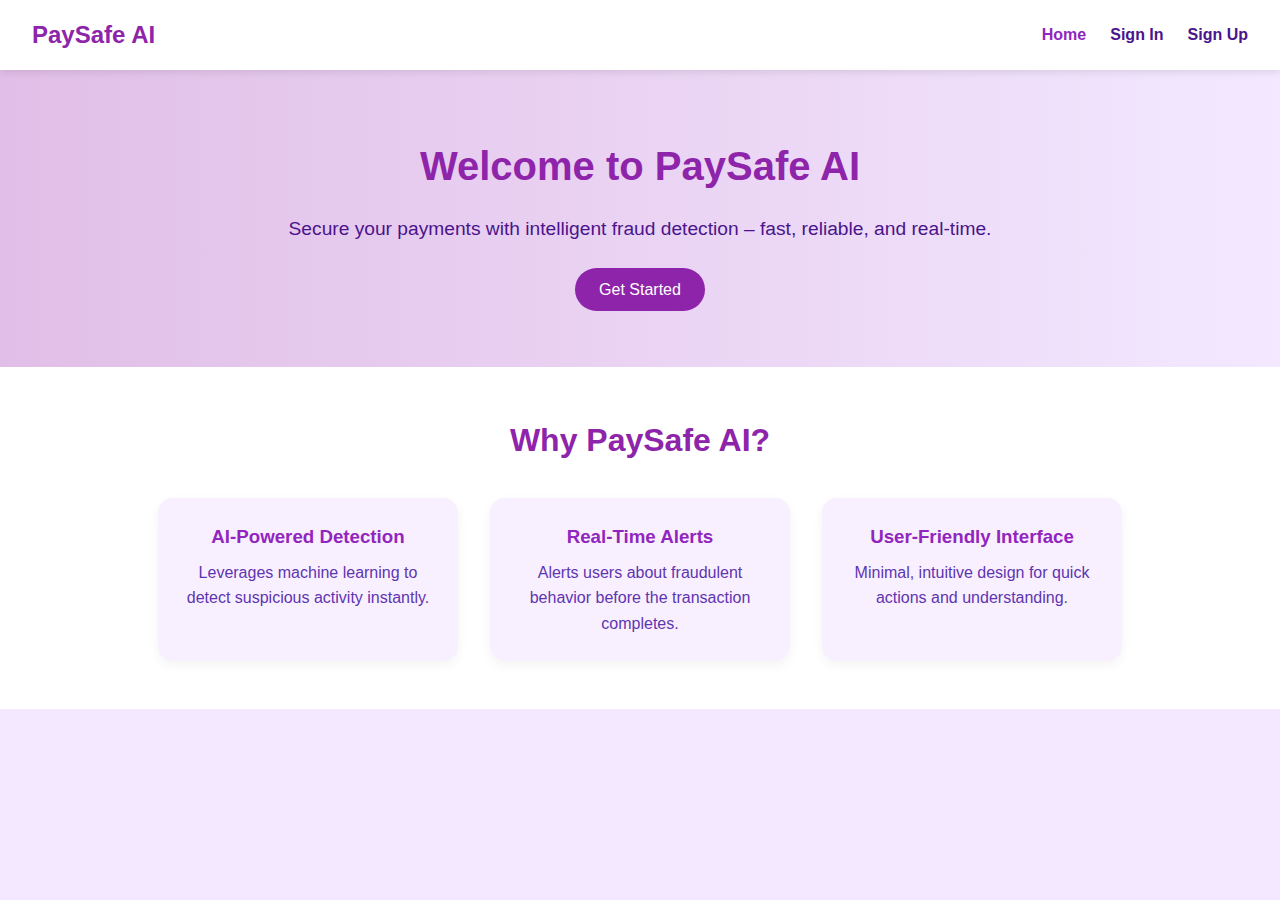
<file: index.html>
<!DOCTYPE html>
<html lang="en">
<head>
  <meta charset="UTF-8" />
  <meta name="viewport" content="width=device-width, initial-scale=1.0"/>
  <title>PaySafe AI</title>
  <link rel="stylesheet" href="style_main.css" />

  <!-- Favicon -->
<link rel="apple-touch-icon" sizes="180x180" href="Asset/favicon_io/apple-touch-icon.png">
<link rel="icon" type="image/png" sizes="32x32" href="Asset/favicon_io/favicon-32x32.png">
<link rel="icon" type="image/png" sizes="16x16" href="Asset/favicon_io/favicon-16x16.png">
<link rel="manifest" href="Asset/favicon_io/site.webmanifest">
</head>
<body>

  <!-- Header -->
  <header>
    <nav class="navbar">
      <div class="logo">PaySafe AI</div>
      <ul class="nav-links">
        <li><a href="index.html" class="active">Home</a></li>
        <li><a href="login.html">Sign In</a></li>
        <li><a href="signup.html">Sign Up</a></li>
      </ul>
    </nav>
  </header>

  <!-- Hero Section -->
  <section class="hero">
    <div class="hero-content">
      <h1>Welcome to PaySafe AI</h1>
      <p>Secure your payments with intelligent fraud detection – fast, reliable, and real-time.</p>
      <a href="signup.html" class="btn-primary">Get Started</a>
    </div>
  </section>

  <!-- Features Section -->
  <section class="features">
    <h2>Why PaySafe AI?</h2>
    <div class="feature-grid">
      <div class="feature-box">
        <h3>AI-Powered Detection</h3>
        <p>Leverages machine learning to detect suspicious activity instantly.</p>
      </div>
      <div class="feature-box">
        <h3>Real-Time Alerts</h3>
        <p>Alerts users about fraudulent behavior before the transaction completes.</p>
      </div>
      <div class="feature-box">
        <h3>User-Friendly Interface</h3>
        <p>Minimal, intuitive design for quick actions and understanding.</p>
      </div>
    </div>
  </section>

</body>
</html>
</file>
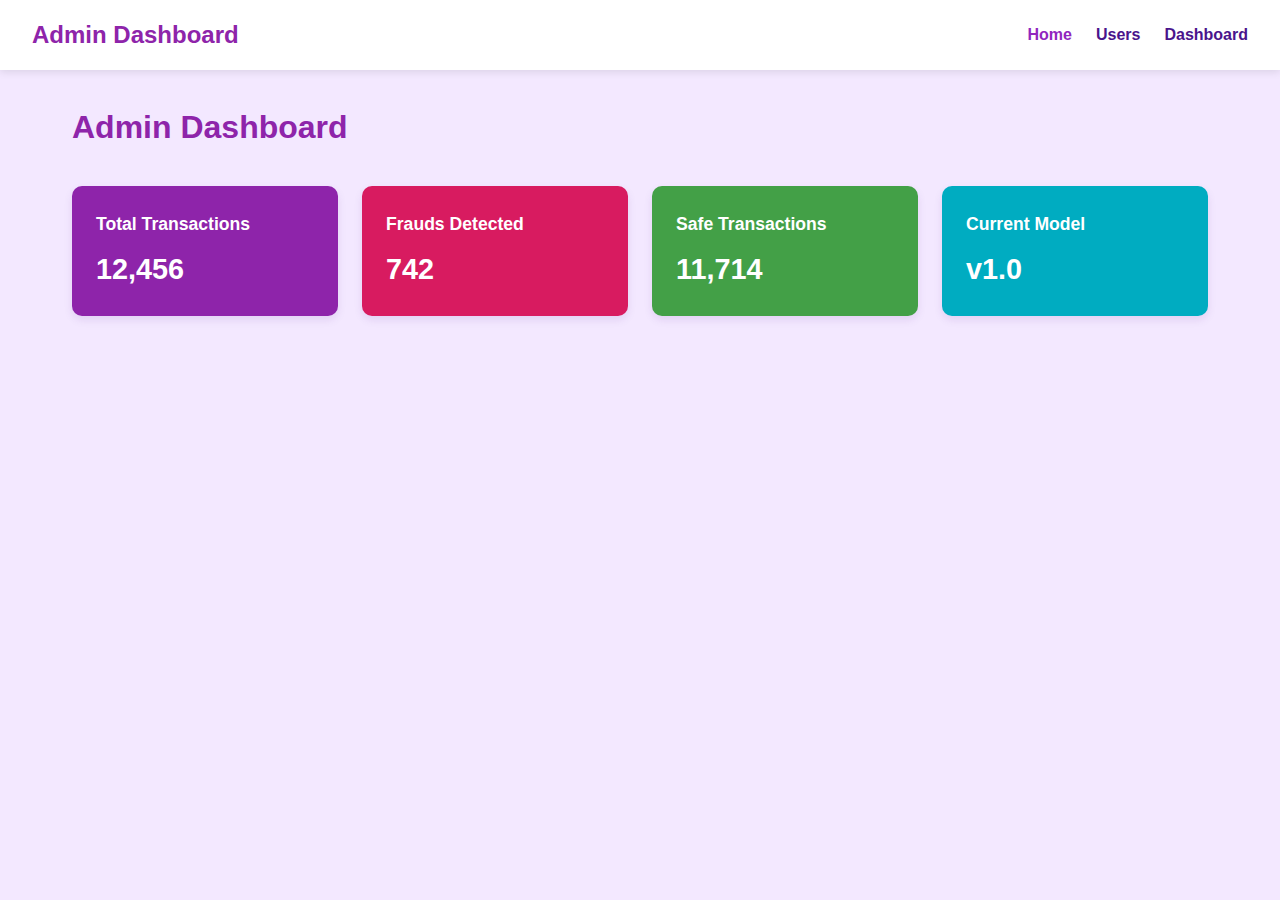
<file: admin_dashboard.html>
<!DOCTYPE html>
<html lang="en">
<head>
  <meta charset="UTF-8">
  <title>Admin Dashboard</title>
  <link rel="stylesheet" href="style_main.css">
  <link rel="stylesheet" href="style_dashboard.css">
</head>
<body>
 <header>
    <nav class="navbar">
      <div class="logo">Admin Dashboard</div>
      <ul class="nav-links">
        <li><a href="index_admin.html" class="active">Home</a></li>
        <li><a href="admin_user.html">Users</a></li>
        <li><a href="admin_dashboard.html">Dashboard</a></li>
      </ul>
    </nav>
  </header>
<div class="container mt-5">
  <h2 class="mb-4 text-center">Admin Dashboard</h2>

  <div class="row mb-4">
    <div class="col-md-3">
      <div class="card text-white bg-primary">
        <div class="card-body">
          <h5 class="card-title">Total Transactions</h5>
          <p class="card-text fs-4">12,456</p>
        </div>
      </div>
    </div>
    <div class="col-md-3">
      <div class="card text-white bg-danger">
        <div class="card-body">
          <h5 class="card-title">Frauds Detected</h5>
          <p class="card-text fs-4">742</p>
        </div>
      </div>
    </div>
    <div class="col-md-3">
      <div class="card text-white bg-success">
        <div class="card-body">
          <h5 class="card-title">Safe Transactions</h5>
          <p class="card-text fs-4">11,714</p>
        </div>
      </div>
    </div>
    <div class="col-md-3">
      <div class="card text-white bg-info">
        <div class="card-body">
          <h5 class="card-title">Current Model</h5>
          <p class="card-text fs-4">v1.0</p>
        </div>
      </div>
    </div>
  </div>
</div>

</body>
</html>
</file>
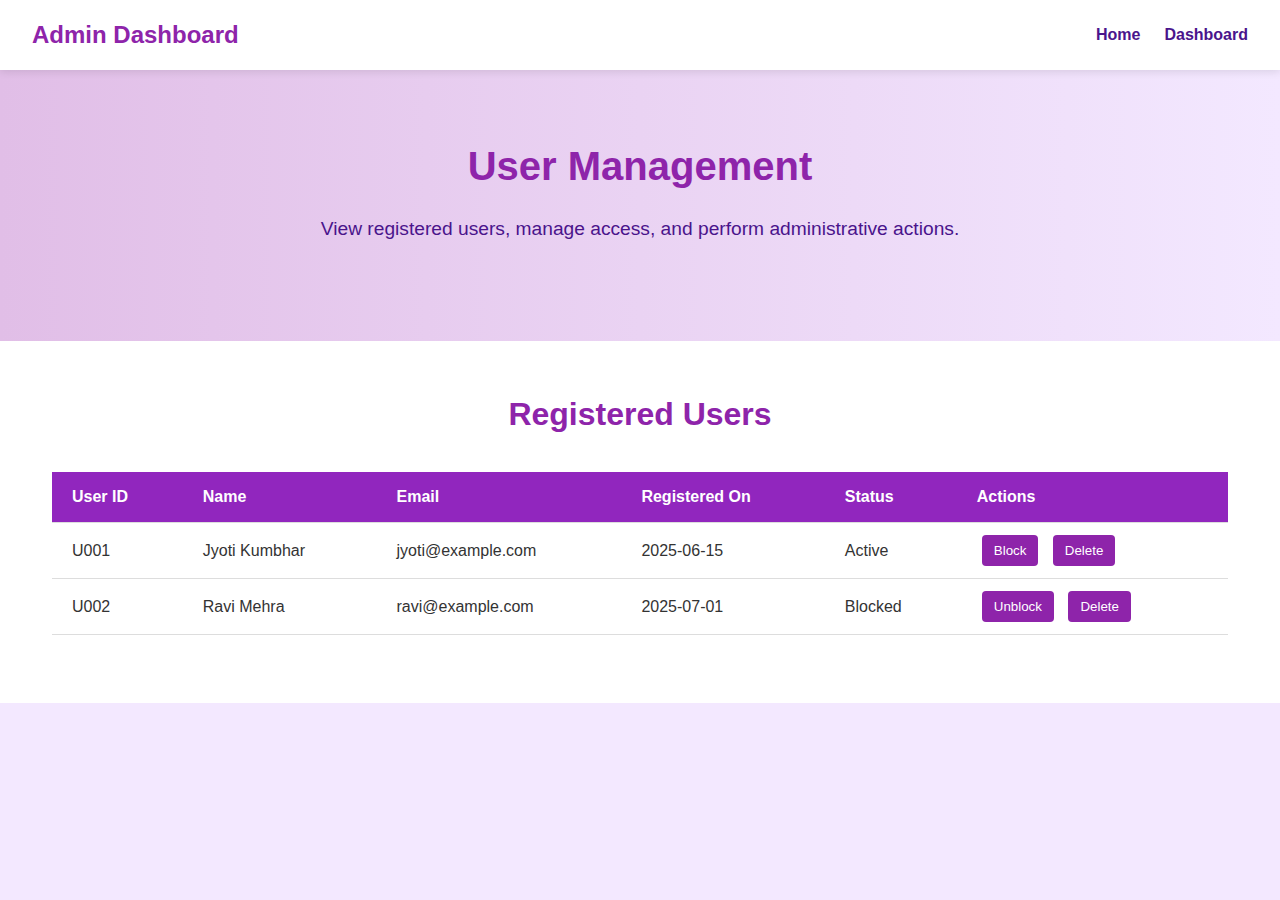
<file: admin_user.html>
<!DOCTYPE html>
<html lang="en">
<head>
  <meta charset="UTF-8" />
  <meta name="viewport" content="width=device-width, initial-scale=1.0"/>
  <title>Users | Admin | PaySafe AI</title>
  <link rel="stylesheet" href="style_main.css"/>
  <link rel="stylesheet" href="style_user.css"/>

  <!-- Favicon -->
  <link rel="apple-touch-icon" sizes="180x180" href="Asset/favicon_io/apple-touch-icon.png">
  <link rel="icon" type="image/png" sizes="32x32" href="Asset/favicon_io/favicon-32x32.png">
  <link rel="icon" type="image/png" sizes="16x16" href="Asset/favicon_io/favicon-16x16.png">
  <link rel="manifest" href="Asset/favicon_io/site.webmanifest">
</head>
<body>

  <!-- Header -->
  <header>
    <nav class="navbar">
      <div class="logo">Admin Dashboard</div>
      <ul class="nav-links">
        <li><a href="index_admin.html">Home</a></li>
        <li><a href="admin_dashboard.html">Dashboard</a></li>
      </ul>
    </nav>
  </header>

  <!-- Hero Section -->
  <section class="hero">
    <div class="hero-content">
      <h1>User Management</h1>
      <p>View registered users, manage access, and perform administrative actions.</p>
    </div>
  </section>

  <!-- User Table Section -->
  <section class="features">
    <h2>Registered Users</h2>
    <div class="table-container">
      <table>
        <thead>
          <tr>
            <th>User ID</th>
            <th>Name</th>
            <th>Email</th>
            <th>Registered On</th>
            <th>Status</th>
            <th>Actions</th>
          </tr>
        </thead>
        <tbody>
          <!-- Placeholder rows, replace dynamically -->
          <tr>
            <td>U001</td>
            <td>Jyoti Kumbhar</td>
            <td>jyoti@example.com</td>
            <td>2025-06-15</td>
            <td>Active</td>
            <td>
              <button>Block</button>
              <button>Delete</button>
            </td>
          </tr>
          <tr>
            <td>U002</td>
            <td>Ravi Mehra</td>
            <td>ravi@example.com</td>
            <td>2025-07-01</td>
            <td>Blocked</td>
            <td>
              <button>Unblock</button>
              <button>Delete</button>
            </td>
          </tr>
        </tbody>
      </table>
    </div>
  </section>

</body>
</html>
</file>
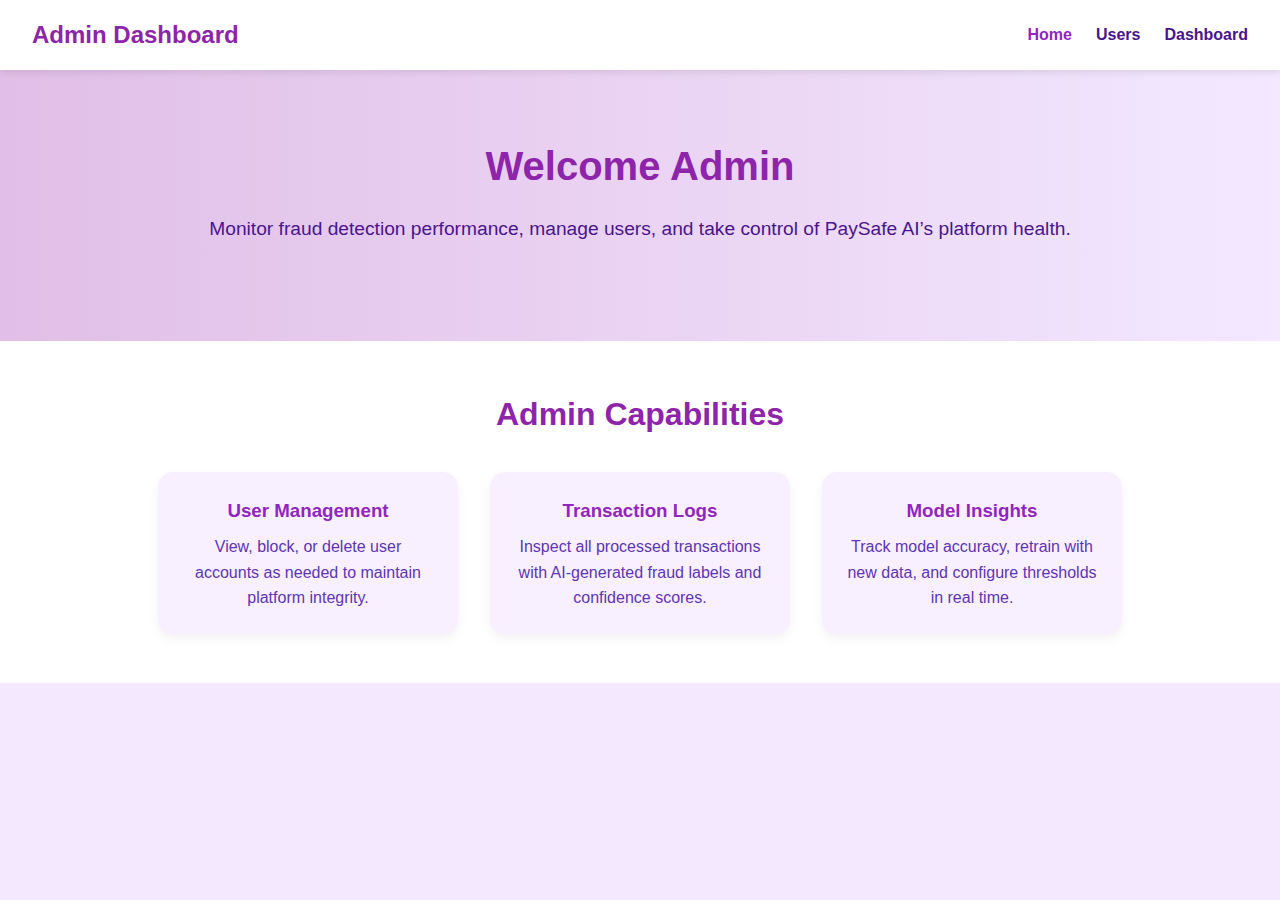
<file: index_admin.html>
<!DOCTYPE html>
<html lang="en">
<head>
  <meta charset="UTF-8" />
  <meta name="viewport" content="width=device-width, initial-scale=1.0"/>
  <title>Admin | PaySafe AI</title>
  <link rel="stylesheet" href="style_main.css" />

  <!-- Favicon -->
  <link rel="apple-touch-icon" sizes="180x180" href="Asset/favicon_io/apple-touch-icon.png">
  <link rel="icon" type="image/png" sizes="32x32" href="Asset/favicon_io/favicon-32x32.png">
  <link rel="icon" type="image/png" sizes="16x16" href="Asset/favicon_io/favicon-16x16.png">
  <link rel="manifest" href="Asset/favicon_io/site.webmanifest">
</head>
<body>

  <!-- Header -->
  <header>
    <nav class="navbar">
      <div class="logo">Admin Dashboard</div>
      <ul class="nav-links">
        <li><a href="index_admin.html" class="active">Home</a></li>
        <li><a href="admin_user.html">Users</a></li>
        <li><a href="admin_dashboard.html">Dashboard</a></li>
      </ul>
    </nav>
  </header>

  <!-- Hero Section -->
  <section class="hero">
    <div class="hero-content">
      <h1>Welcome Admin</h1>
      <p>Monitor fraud detection performance, manage users, and take control of PaySafe AI’s platform health.</p>
    </div>
  </section>

  <!-- Features Section -->
  <section class="features">
    <h2>Admin Capabilities</h2>
    <div class="feature-grid">
      <div class="feature-box">
        <h3>User Management</h3>
        <p>View, block, or delete user accounts as needed to maintain platform integrity.</p>
      </div>
      <div class="feature-box">
        <h3>Transaction Logs</h3>
        <p>Inspect all processed transactions with AI-generated fraud labels and confidence scores.</p>
      </div>
      <div class="feature-box">
        <h3>Model Insights</h3>
        <p>Track model accuracy, retrain with new data, and configure thresholds in real time.</p>
      </div>
    </div>
  </section>

</body>
</html>
</file>
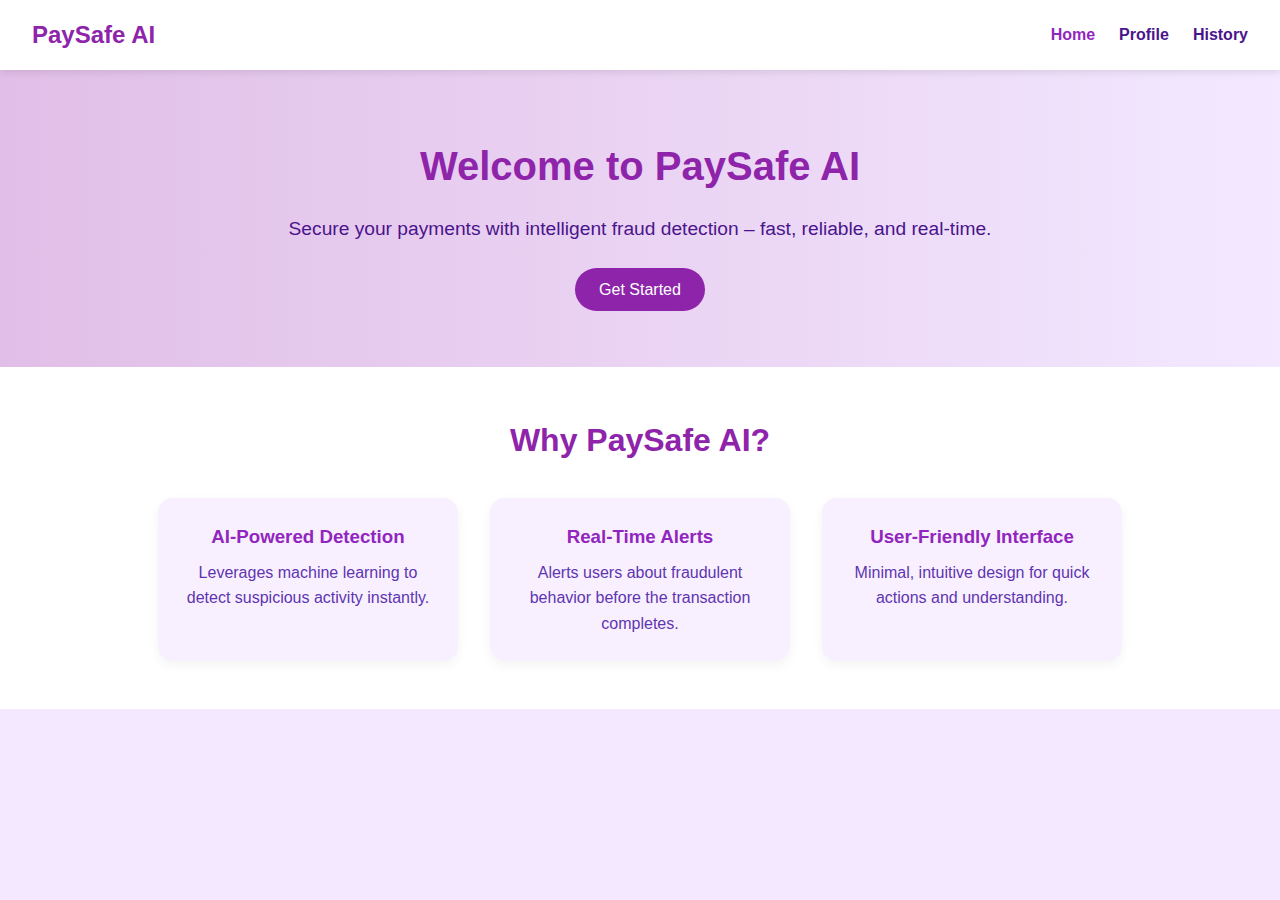
<file: index_user.html>
<!DOCTYPE html>
<html lang="en">
<head>
  <meta charset="UTF-8" />
  <meta name="viewport" content="width=device-width, initial-scale=1.0"/>
  <title>PaySafe AI</title>
  <link rel="stylesheet" href="style_main.css" />

  <!-- Favicon -->
<link rel="apple-touch-icon" sizes="180x180" href="Asset/favicon_io/apple-touch-icon.png">
<link rel="icon" type="image/png" sizes="32x32" href="Asset/favicon_io/favicon-32x32.png">
<link rel="icon" type="image/png" sizes="16x16" href="Asset/favicon_io/favicon-16x16.png">
<link rel="manifest" href="Asset/favicon_io/site.webmanifest">
</head>
<body>

  <!-- Header -->
  <header>
    <nav class="navbar">
      <div class="logo">PaySafe AI</div>
      <ul class="nav-links">
        <li><a href="index_user.html" class="active">Home</a></li>
        <li><a href="user_profile.html">Profile</a></li>
        <li><a href="user_history.html">History</a></li>
      </ul>
    </nav>
  </header>

  <!-- Hero Section -->
  <section class="hero">
    <div class="hero-content">
      <h1>Welcome to PaySafe AI</h1>
      <p>Secure your payments with intelligent fraud detection – fast, reliable, and real-time.</p>
      <a href="signup.html" class="btn-primary">Get Started</a>
    </div>
  </section>

  <!-- Features Section -->
  <section class="features">
    <h2>Why PaySafe AI?</h2>
    <div class="feature-grid">
      <div class="feature-box">
        <h3>AI-Powered Detection</h3>
        <p>Leverages machine learning to detect suspicious activity instantly.</p>
      </div>
      <div class="feature-box">
        <h3>Real-Time Alerts</h3>
        <p>Alerts users about fraudulent behavior before the transaction completes.</p>
      </div>
      <div class="feature-box">
        <h3>User-Friendly Interface</h3>
        <p>Minimal, intuitive design for quick actions and understanding.</p>
      </div>
    </div>
  </section>

</body>
</html>
</file>
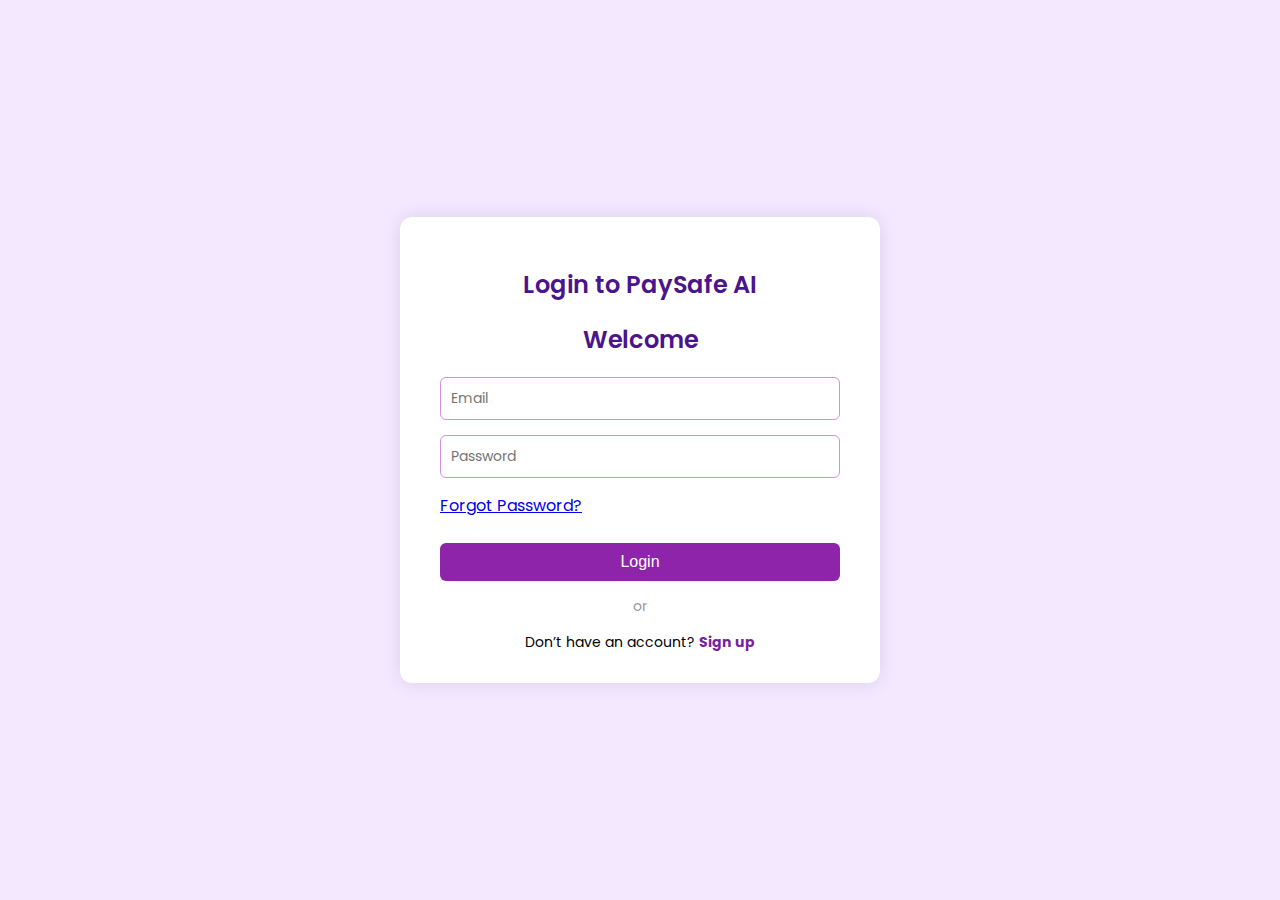
<file: login.html>
<!DOCTYPE html>
<html lang="en">
<head>
  <meta charset="UTF-8" />
  <meta name="viewport" content="width=device-width, initial-scale=1.0"/>
  <title>Login</title>
  <link rel="stylesheet" href="style.css" />

  <link rel="apple-touch-icon" sizes="180x180" href="Asset/favicon_io/apple-touch-icon.png">
  <link rel="icon" type="image/png" sizes="32x32" href="Asset/favicon_io/favicon-32x32.png">
  <link rel="icon" type="image/png" sizes="16x16" href="Asset/favicon_io/favicon-16x16.png">
  <link rel="manifest" href="Asset/favicon_io/site.webmanifest">

    <!-- Google Identity Services -->
  <script src="https://accounts.google.com/gsi/client" async defer></script>

</head>
<body>
  <div class="container">
    <h2>Login to PaySafe AI</h2>
    <h2>Welcome</h2>
    <form>
      <input type="email" placeholder="Email" required />
      <input type="password" placeholder="Password" required />

      <div class="forgot">
        <a href="forgot-password.html">Forgot Password?</a>
      </div>

      <br>
      
      <button type="submit">Login</button>
    </form>

    <div class="separator">or</div>
    <!-- Google Sign-In Button -->
    <div id="g_id_onload"
         data-client_id="1063747087816-t9d0pbqck6abci04o9sqfim0fkhjck6g.apps.googleusercontent.com"
         data-context="signup"
         data-ux_mode="popup"
         data-callback="handleCredentialResponse"
         data-auto_prompt="false">
    </div>

    <div class="g_id_signin"
         data-type="standard"
         data-shape="rectangular"
         data-theme="outline"
         data-text="signup_with"
         data-size="large"
         data-logo_alignment="left">
    </div>

    <div class="toggle">
      Don’t have an account? <a href="signup.html">Sign up</a>
    </div>
  </div>
  
  <script>
    function handleCredentialResponse(response) {
      console.log("Google ID token:", response.credential);
      // You can decode the token using jwt.io or send to your backend here
    }

    window.onload = function () {
      google.accounts.id.initialize({
        client_id: "1063747087816-t9d0pbqck6abci04o9sqfim0fkhjck6g.apps.googleusercontent.com",
        callback: handleCredentialResponse
      });
      google.accounts.id.renderButton(
        document.querySelector(".g_id_signin"),
        { theme: "outline", size: "large" }
      );
    };
  </script>
</body>
</html>
</file>
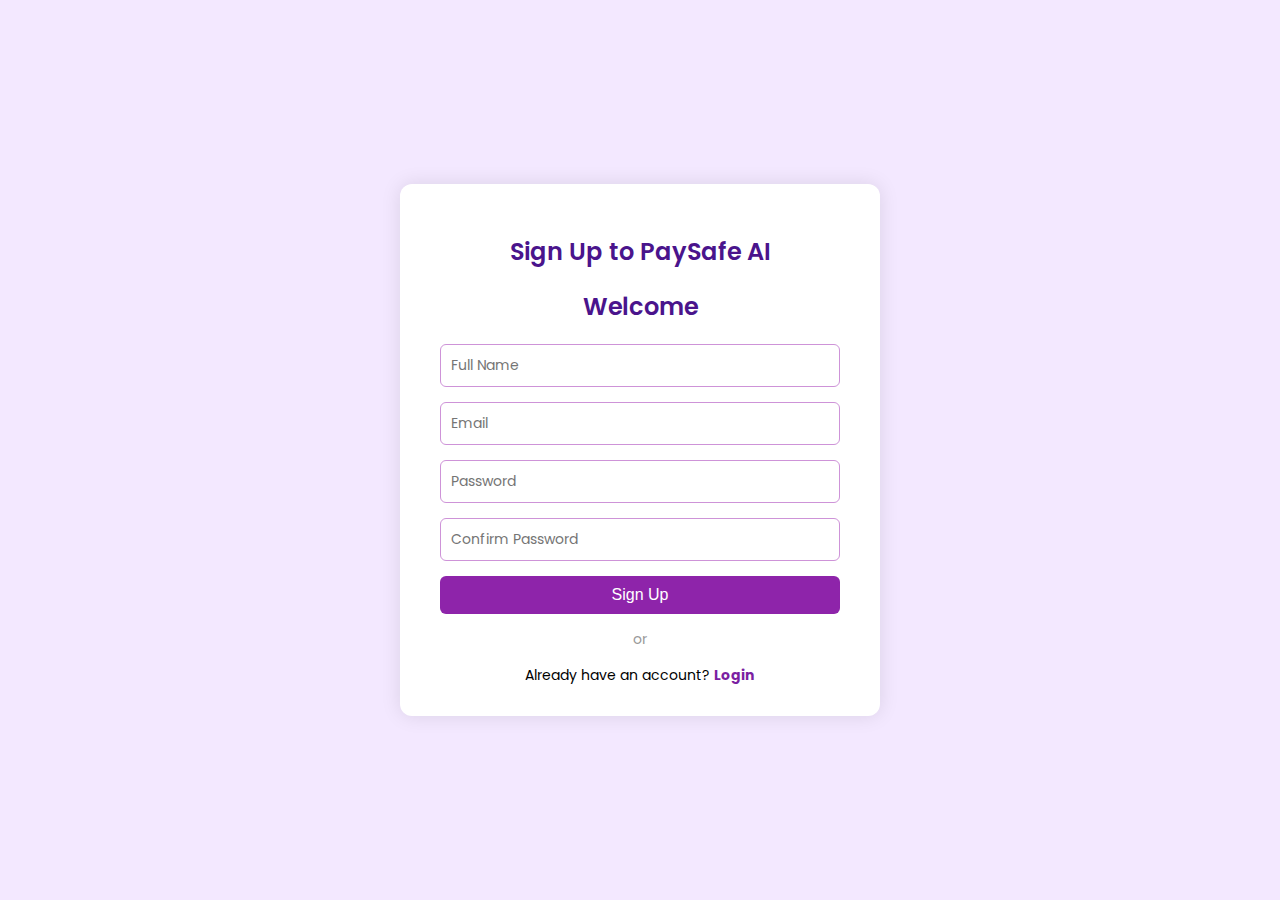
<file: signup.html>
<!DOCTYPE html>
<html lang="en">
<head>
  <meta charset="UTF-8" />
  <meta name="viewport" content="width=device-width, initial-scale=1.0"/>
  <title>Sign Up</title>
  <link rel="stylesheet" href="style.css" />

  <link rel="apple-touch-icon" sizes="180x180" href="Asset/favicon_io/apple-touch-icon.png">
  <link rel="icon" type="image/png" sizes="32x32" href="Asset/favicon_io/favicon-32x32.png">
  <link rel="icon" type="image/png" sizes="16x16" href="Asset/favicon_io/favicon-16x16.png">
  <link rel="manifest" href="Asset/favicon_io/site.webmanifest">

  <!-- Google Identity Services -->
  <script src="https://accounts.google.com/gsi/client" async defer></script>
  
</head>
<body>
  <div class="container">
    <h2>Sign Up to PaySafe AI</h2>
    <h2>Welcome</h2>
    <form>
      <input type="text" placeholder="Full Name" required />
      <input type="email" placeholder="Email" required />
      <input type="password" placeholder="Password" required />
      <input type="password" placeholder="Confirm Password" required />
      <button type="submit">Sign Up</button>
    </form>

    <div class="separator">or</div>

    <!-- Google Sign-In Button -->
    <div id="g_id_onload"
         data-client_id="1063747087816-t9d0pbqck6abci04o9sqfim0fkhjck6g.apps.googleusercontent.com"
         data-context="signup"
         data-ux_mode="popup"
         data-callback="handleCredentialResponse"
         data-auto_prompt="false">
    </div>

    <div class="g_id_signin"
         data-type="standard"
         data-shape="rectangular"
         data-theme="outline"
         data-text="signup_with"
         data-size="large"
         data-logo_alignment="left">
    </div>

    <div class="toggle">
      Already have an account? <a href="login.html">Login</a>
    </div>
  </div>

  <script>
    function handleCredentialResponse(response) {
      console.log("Google ID token:", response.credential);
      // You can decode the token using jwt.io or send to your backend here
    }

    window.onload = function () {
      google.accounts.id.initialize({
        client_id: "1063747087816-t9d0pbqck6abci04o9sqfim0fkhjck6g.apps.googleusercontent.com",
        callback: handleCredentialResponse
      });
      google.accounts.id.renderButton(
        document.querySelector(".g_id_signin"),
        { theme: "outline", size: "large" }
      );
    };
  </script>
</body>
</html>
</file>
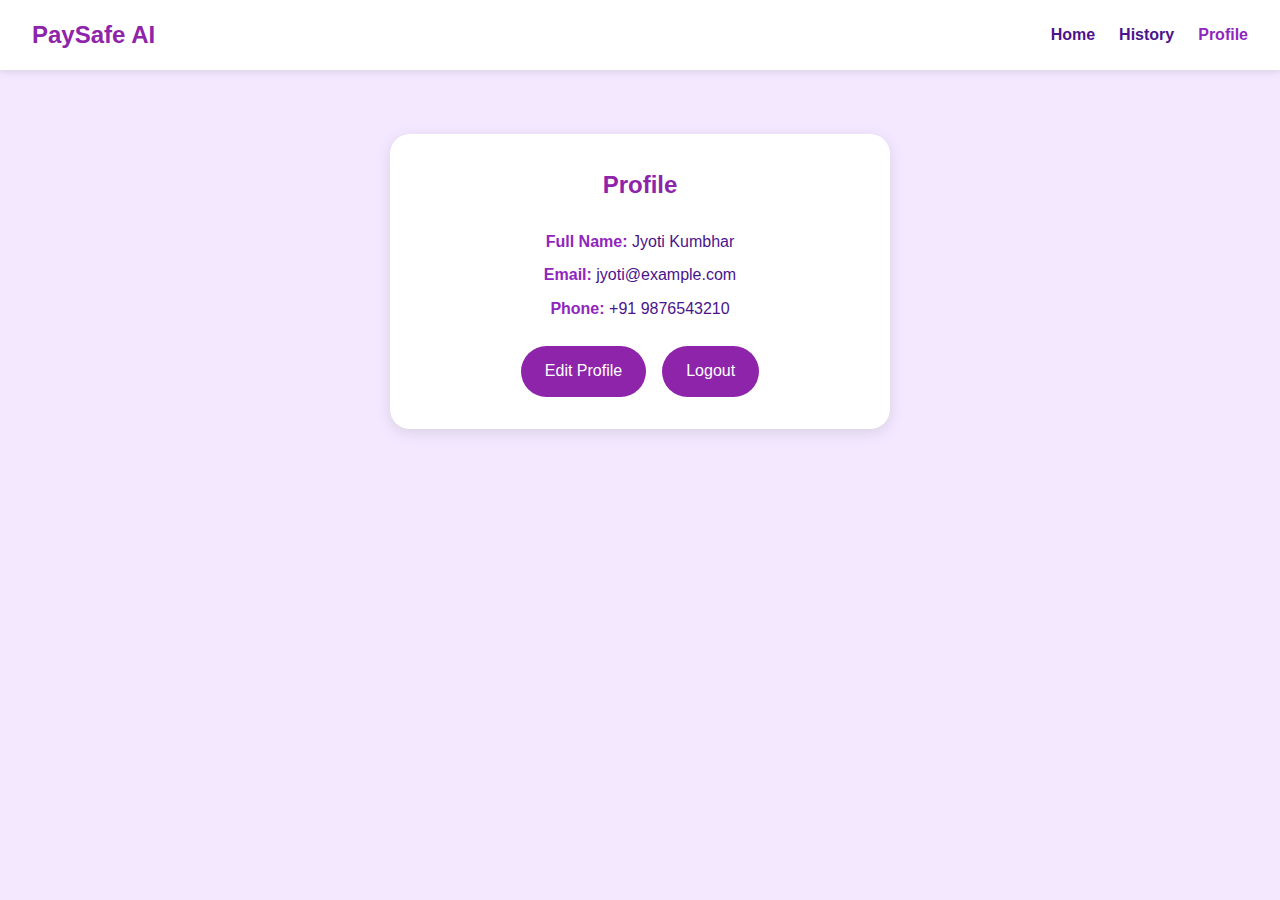
<file: user_profile.html>
<!DOCTYPE html>
<html lang="en">
<head>
  <meta charset="UTF-8" />
  <meta name="viewport" content="width=device-width, initial-scale=1.0" />
  <title>Profile - PaySafe AI</title>
  <link rel="stylesheet" href="style_profile.css" />
  <link rel="stylesheet" href="style_main.css" />

  <!-- Favicon -->
  <link rel="apple-touch-icon" sizes="180x180" href="Asset/favicon_io/apple-touch-icon.png">
  <link rel="icon" type="image/png" sizes="32x32" href="Asset/favicon_io/favicon-32x32.png">
  <link rel="icon" type="image/png" sizes="16x16" href="Asset/favicon_io/favicon-16x16.png">
  <link rel="manifest" href="Asset/favicon_io/site.webmanifest">
</head>
<body>

  <!-- Navbar -->
  <header>
    <nav class="navbar">
      <div class="logo">PaySafe AI</div>
      <ul class="nav-links">
        <li><a href="index_user.html">Home</a></li>
        <li><a href="user_history.html">History</a></li>
        <li><a href="user_profile.html" class="active">Profile</a></li>
      </ul>
    </nav>
  </header>

  <!-- Profile Section -->
  <section class="profile-container">
    <div class="profile-card">
      <h2>Profile</h2>
      <div class="profile-info" id="profileDisplay">
        <p><strong>Full Name:</strong> <span id="displayName">Jyoti Kumbhar</span></p>
        <p><strong>Email:</strong> <span id="displayEmail">jyoti@example.com</span></p>
        <p><strong>Phone:</strong> <span id="displayPhone">+91 9876543210</span></p>
      </div>

      <div class="profile-info" id="profileEdit" style="display: none;">
        <p><strong>Full Name:</strong> <input type="text" id="editName" value="Jyoti Kumbhar" /></p>
        <p><strong>Email:</strong> <input type="email" id="editEmail" value="jyoti@example.com" /></p>
        <p><strong>Phone:</strong> <input type="text" id="editPhone" value="+91 9876543210" /></p>
      </div>

      <div class="profile-buttons">
        <button id="editBtn" class="btn-primary">Edit Profile</button>
        <button id="saveBtn" class="btn-primary" style="display: none;">Save</button>
        <a href="index.html" class="btn-primary logout-btn">Logout</a>
      </div>
    </div>
  </section>

  <script>
    const editBtn = document.getElementById("editBtn");
    const saveBtn = document.getElementById("saveBtn");
    const displaySection = document.getElementById("profileDisplay");
    const editSection = document.getElementById("profileEdit");

    editBtn.addEventListener("click", () => {
      displaySection.style.display = "none";
      editSection.style.display = "block";
      editBtn.style.display = "none";
      saveBtn.style.display = "inline-block";
    });

    saveBtn.addEventListener("click", () => {
      const newName = document.getElementById("editName").value;
      const newEmail = document.getElementById("editEmail").value;
      const newPhone = document.getElementById("editPhone").value;

      document.getElementById("displayName").innerText = newName;
      document.getElementById("displayEmail").innerText = newEmail;
      document.getElementById("displayPhone").innerText = newPhone;

      displaySection.style.display = "block";
      editSection.style.display = "none";
      editBtn.style.display = "inline-block";
      saveBtn.style.display = "none";
    });
  </script>

</body>
</html>
</file>
<file: style_main.css>
/* Root color variables */
:root {
  --bg-color: #f3e8ff;
  --card-color: #ffffff;
  --text-color: #4a148c;
  --input-border-color: #ce93d8;
  --button-color: #8e24aa;
  --button-hover-color: #6a1b9a;
  --link-color: #9126be;
  --google-btn-bg: #ffffff;
  --google-btn-text: #444444;
  --google-btn-border: #ccc;
  --google-btn-hover-bg: #f0f0f0;
  --separator-color: #999;
}

/* Reset default styles */
* {
  margin: 0;
  padding: 0;   
  box-sizing: border-box;
}

body {
  font-family: Arial, sans-serif;
  background-color: var(--bg-color);
  color: var(--text-color);
  line-height: 1.6;
}

/* Navbar styles */
.navbar {
  display: flex;
  justify-content: space-between;
  align-items: center;
  padding: 1rem 2rem;
  background-color: var(--card-color);
  box-shadow: 0 2px 8px rgba(0, 0, 0, 0.1);
  position: sticky;
  top: 0;
  z-index: 1000;
}

.logo {
  font-size: 1.5rem;
  font-weight: bold;
  color: var(--button-color);
}

.nav-links {
  list-style: none;
  display: flex;
  gap: 1.5rem;
}

.nav-links a {
  text-decoration: none;
  color: var(--text-color);
  font-weight: bold;
  transition: color 0.3s;
}

.nav-links a:hover,
.nav-links .active {
  color: var(--link-color);
}

/* Hero section */
.hero {
  padding: 4rem 2rem;
  text-align: center;
  background: linear-gradient(to right, #e1bee7, #f3e8ff);
}

.hero h1 {
  font-size: 2.5rem;
  margin-bottom: 1rem;
  color: var(--button-color);
}

.hero p {
  font-size: 1.2rem;
  margin-bottom: 2rem;
  color: #4a148c;
}

.btn-primary {
  background-color: var(--button-color);
  color: white;
  padding: 0.8rem 1.5rem;
  border: none;
  border-radius: 30px;
  font-size: 1rem;
  text-decoration: none;
  transition: background-color 0.3s;
}

.btn-primary:hover {
  background-color: var(--button-hover-color);
}

/* Features section */
.features {
  padding: 3rem 2rem;
  text-align: center;
  background-color: var(--card-color);
}

.features h2 {
  font-size: 2rem;
  margin-bottom: 2rem;
  color: var(--button-color);
}

.feature-grid {
  display: flex;
  flex-wrap: wrap;
  justify-content: center;
  gap: 2rem;
}

.feature-box {
  background-color: #f9f0ff;
  padding: 1.5rem;
  border-radius: 15px;
  width: 300px;
  box-shadow: 0 4px 12px rgba(0, 0, 0, 0.05);
  transition: transform 0.3s;
}

.feature-box:hover {
  transform: translateY(-5px);
}

.feature-box h3 {
  color: var(--link-color);
  margin-bottom: 0.5rem;
}

.feature-box p {
  color: #5e35b1;
}

/* Footer */
footer {
  text-align: center;
  padding: 1rem;
  background-color: #e1bee7;
  color: #4a148c;
  font-size: 0.9rem;
}
</file>
<file: style_dashboard.css>
/* Admin Dashboard Styles */

/* Container */
.container {
  max-width: 1200px;
  margin: auto;
  padding: 2rem;
}

/* Heading */
.container h2 {
  color: var(--button-color);
  font-size: 2rem;
  font-weight: bold;
  margin-bottom: 2rem;
}

/* Card Styles */
.card {
  border-radius: 10px;
  box-shadow: 0 4px 8px rgba(74, 20, 140, 0.1);
  transition: transform 0.3s;
}

.card-body {
  padding: 1.5rem; /* You can adjust this value as needed */
}

.card:hover {
  transform: translateY(-5px);
}

.card .card-title {
  font-size: 1.1rem;
  color: #ffffff;
  margin-bottom: 0.5rem;
}

.card .card-text {
  font-size: 1.8rem;
  font-weight: bold;
  color: #ffffff;
}

/* Row Layout */
.row {
  display: flex;
  flex-wrap: wrap;
  gap: 1.5rem;
  justify-content: center;
}

.col-md-3 {
  flex: 1 1 calc(25% - 1.5rem);
  min-width: 240px;
}

/* Card Background Colors */
.bg-primary {
  background-color: #8e24aa !important;
}

.bg-danger {
  background-color: #d81b60 !important;
}

.bg-success {
  background-color: #43a047 !important;
}

.bg-info {
  background-color: #00acc1 !important;
}

/* Responsive Typography */
@media (max-width: 768px) {
  .card .card-text {
    font-size: 1.5rem;
  }
  .container h2 {
    font-size: 1.6rem;
  }
}
</file>
<file: style_user.css>
.table-container {
  overflow-x: auto;
  margin: 20px;
}

table {
  width: 100%;
  border-collapse: collapse;
  background-color: #fff;
  color: #333;
  box-shadow: 0 0 10px rgba(0,0,0,0.1);
}

th, td {
  padding: 12px 20px;
  border-bottom: 1px solid #ddd;
  text-align: left;
}

th {
  background-color: #9126be;
  color: white;
}

button {
  background-color: #8e24aa;
  color: white;
  border: none;
  padding: 8px 12px;
  margin: 0 5px;
  cursor: pointer;
  border-radius: 4px;
}

button:hover {
  background-color: #ce93d8;
}
</file>
<file: style.css>
@import url('https://fonts.googleapis.com/css2?family=Poppins:wght@300;400;500;600&display=swap');

:root {
  --bg-color: #f3e8ff;
  --card-color: #ffffff;
  --text-color: #4a148c;
  --input-border-color: #ce93d8;
  --button-color: #8e24aa;
  --button-hover-color: #6a1b9a;
  --link-color: #7b1fa2;
  --google-btn-bg: #ffffff;
  --google-btn-text: #444444;
  --google-btn-border: #ccc;
  --google-btn-hover-bg: #f0f0f0;
  --separator-color: #999;
}

body {
  font-family: 'Poppins';
  background: var(--bg-color);
  display: flex;
  align-items: center;
  justify-content: center;
  height: 100vh;
  margin: 0;
}

.container {
  background: var(--card-color);
  padding: 30px 40px;
  border-radius: 12px;
  box-shadow: 0 0 20px rgba(0, 0, 0, 0.1);
  width: 100%;
  max-width: 400px;
}

h2 {
  text-align: center;
  color: var(--text-color);
  font-weight: 600;
}

form {
  display: flex;
  flex-direction: column;
  margin-top: 20px;
}

input {
  padding: 10px;
  margin-bottom: 15px;
  border: 1px solid var(--input-border-color);
  border-radius: 6px;
  font-size: 14px;
  font-family: 'Poppins';
}

button {
  background-color: var(--button-color);
  color: white;
  padding: 10px;
  border: none;
  border-radius: 6px;
  font-size: 16px;
  font-weight: 500;
  cursor: pointer;
}

button:hover {
  background-color: var(--button-hover-color);
}

.toggle {
  text-align: center;
  margin-top: 15px;
  font-size: 14px;
}

.toggle a {
  color: var(--link-color);
  text-decoration: none;
  font-weight: bold;
}

.google-btn {
  display: flex;
  align-items: center;
  justify-content: center;
  gap: 10px;
  background-color: var(--google-btn-bg);
  color: var(--google-btn-text);
  border: 1px solid var(--google-btn-border);
  padding: 10px;
  border-radius: 6px;
  font-size: 14px;
  cursor: pointer;
  width: 100%;
  font-family: 'Poppins', Arial, sans-serif;
}

.google-btn:hover {
  background-color: var(--google-btn-hover-bg);
}

.google-btn img {
  width: 20px;
  height: 20px;
}

.separator {
  text-align: center;
  margin: 15px 0;
  color: var(--separator-color);
  font-size: 14px;
}
</file>
<file: style_profile.css>
/* Profile Page */
.profile-container {
  display: flex;
  justify-content: center;
  align-items: center;
  padding: 4rem 2rem;
  background-color: var(--bg-color);
}

.profile-card {
  background-color: var(--card-color);
  border-radius: 20px;
  box-shadow: 0 4px 16px rgba(0, 0, 0, 0.1);
  padding: 2rem 3rem;
  max-width: 500px;
  width: 100%;
  text-align: center;
}

.profile-card h2 {
  color: var(--button-color);
  margin-bottom: 1.5rem;
}

.profile-info p {
  margin: 0.5rem 0;
  font-size: 1rem;
  color: var(--text-color);
}

.profile-info strong {
  color: var(--link-color);
}

.profile-info input[type="text"],
.profile-info input[type="email"] {
  margin-top: 0.3rem;
  padding: 0.5rem 0.8rem;
  font-size: 1rem;
  width: 90%;
  max-width: 300px;
  border: 1px solid var(--input-border-color);
  border-radius: 6px;
  outline: none;
  color: var(--text-color);
  background-color: #fafafa;
  transition: border 0.3s;
}

.profile-info input:focus {
  border-color: var(--button-color);
  background-color: #fff;
}

.profile-buttons {
  display: flex;
  justify-content: center;
  gap: 1rem;
  margin-top: 1.5rem;
  flex-wrap: wrap;
}

.logout-btn {
  background-color: #e53935;
}

.logout-btn:hover {
  background-color: #c62828;
}
</file>
